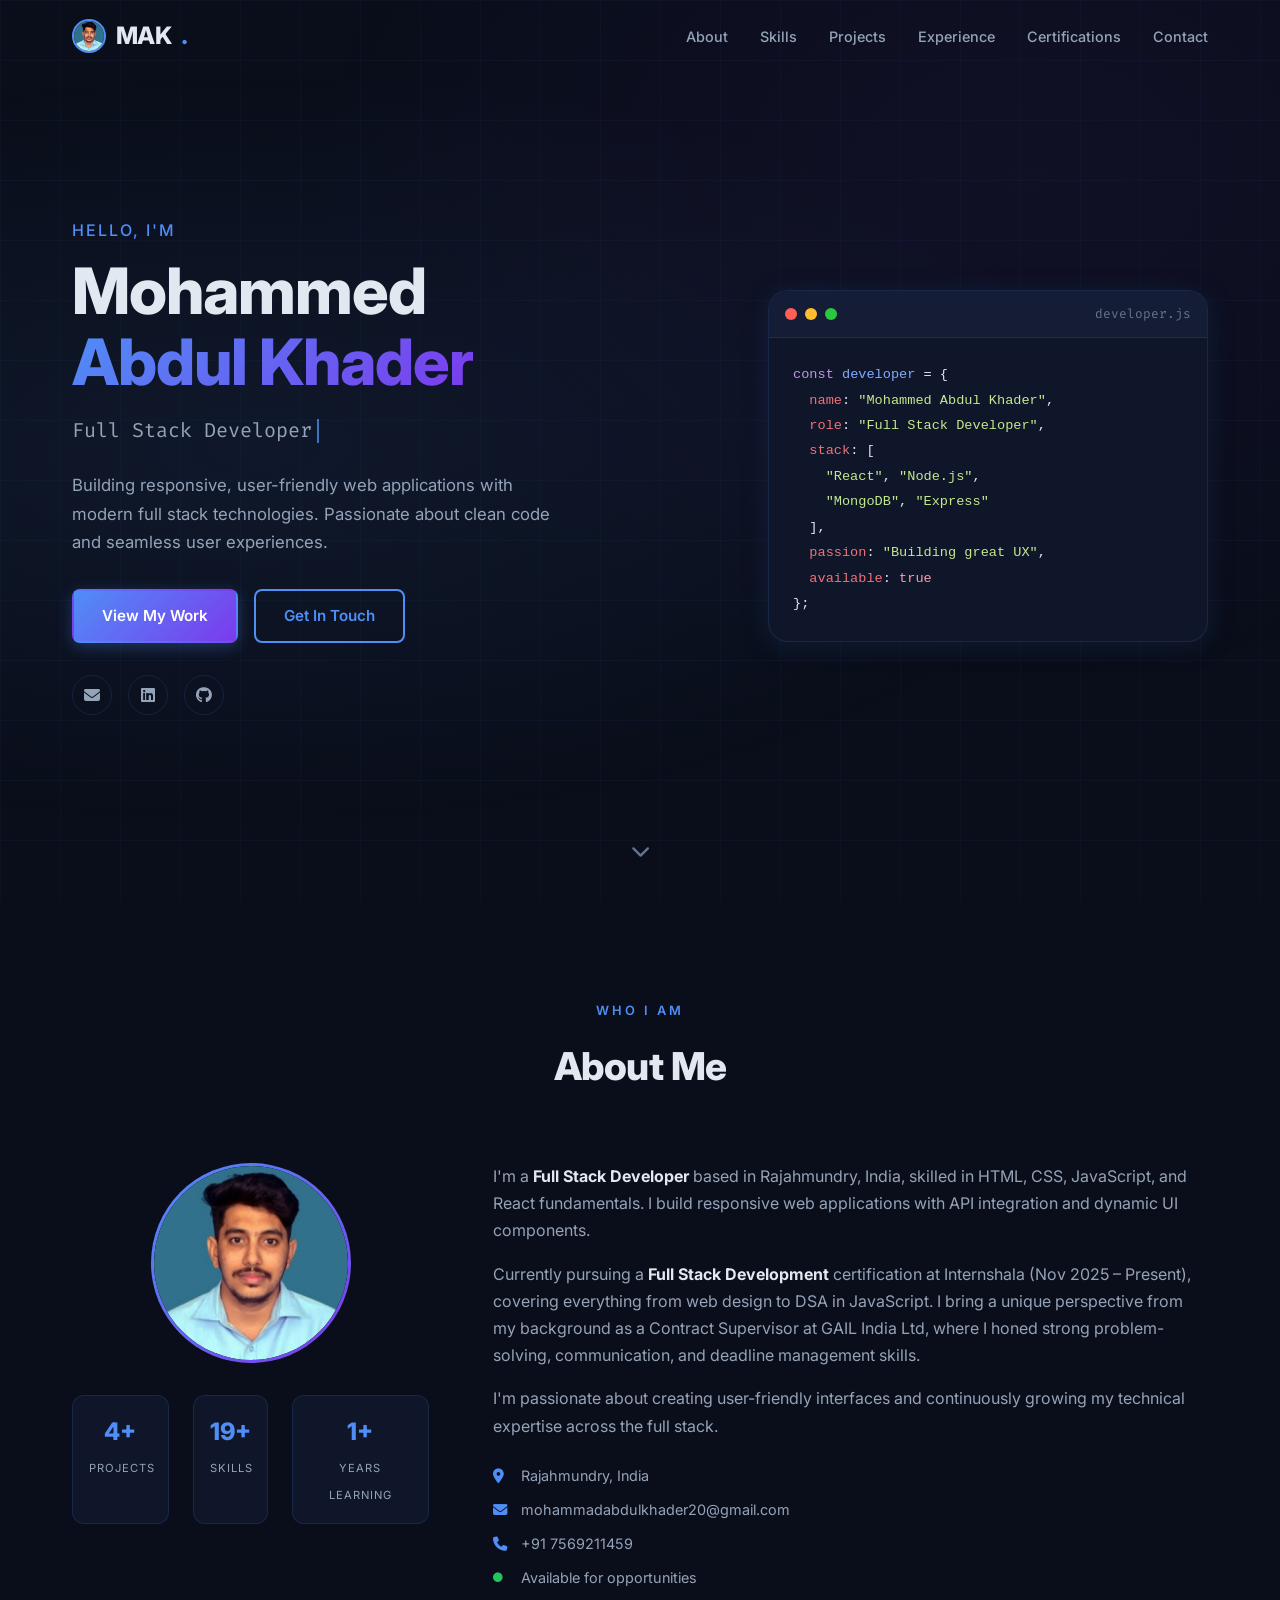
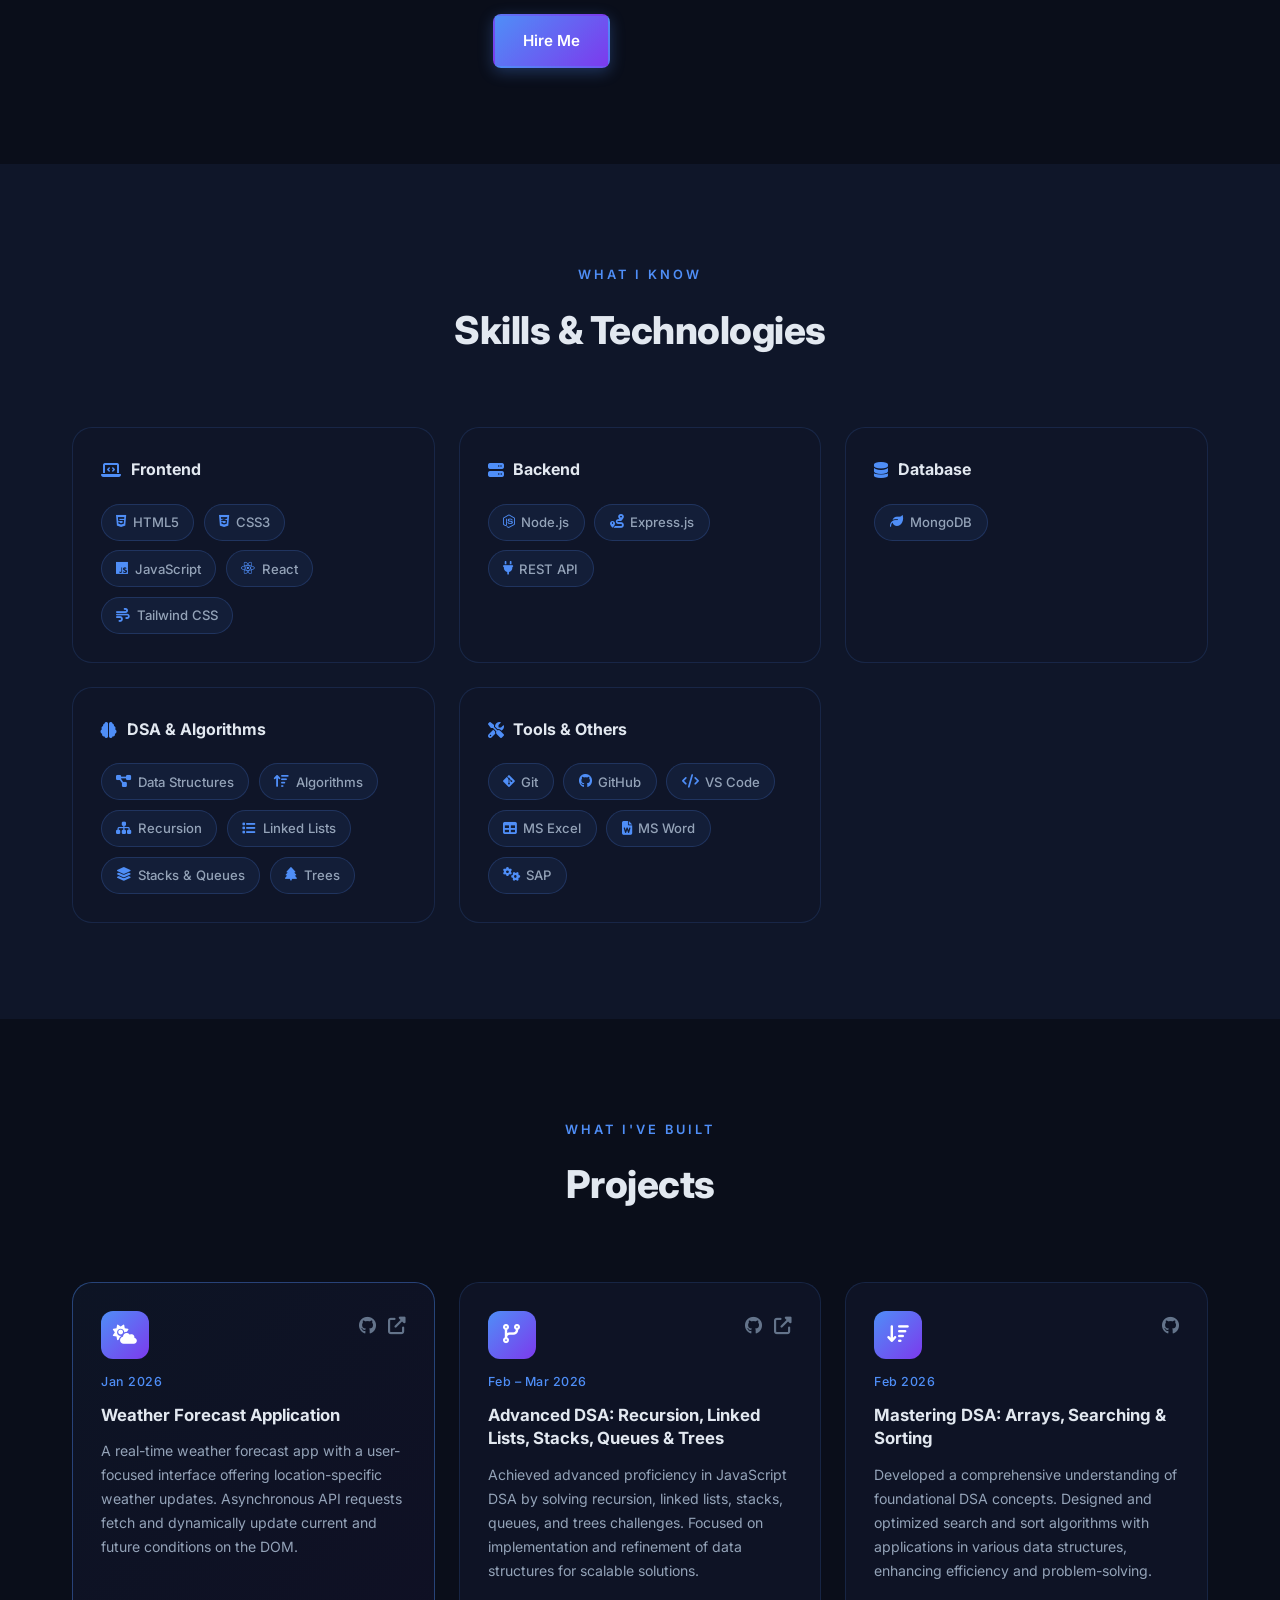
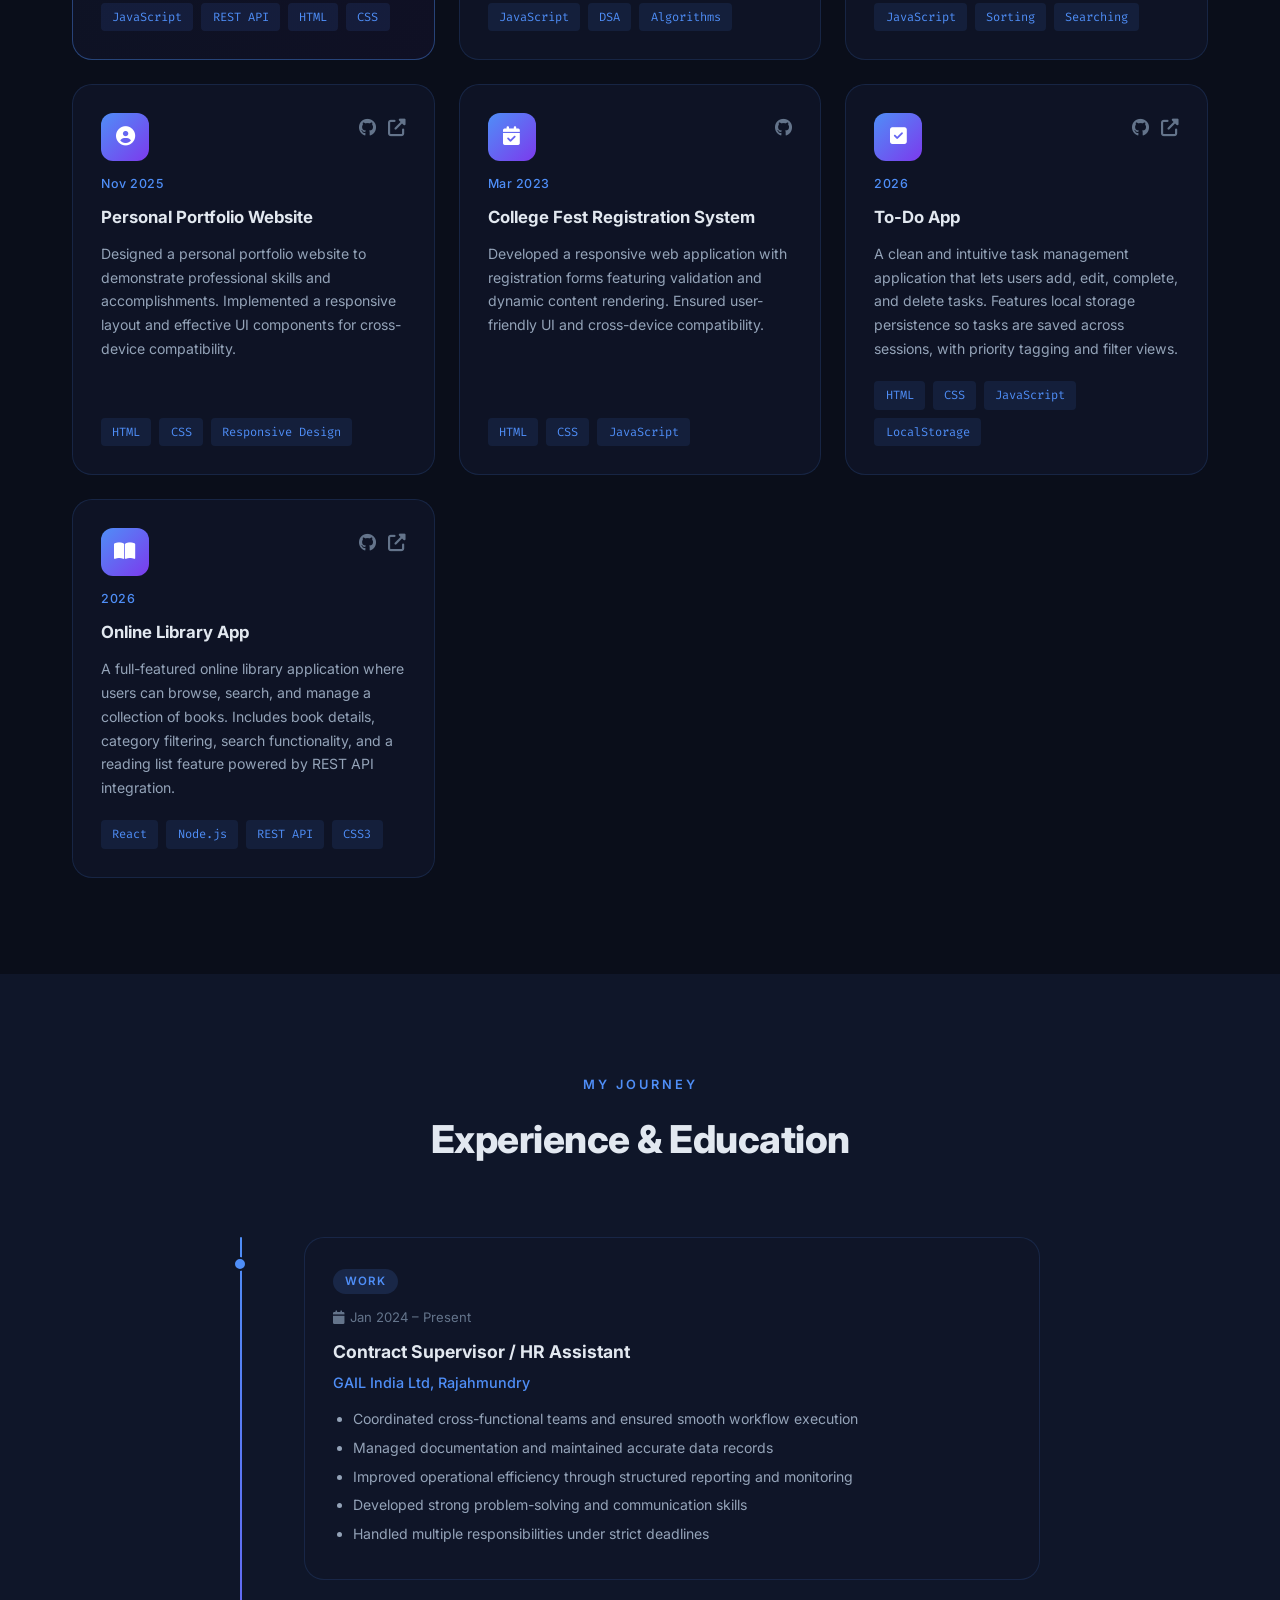
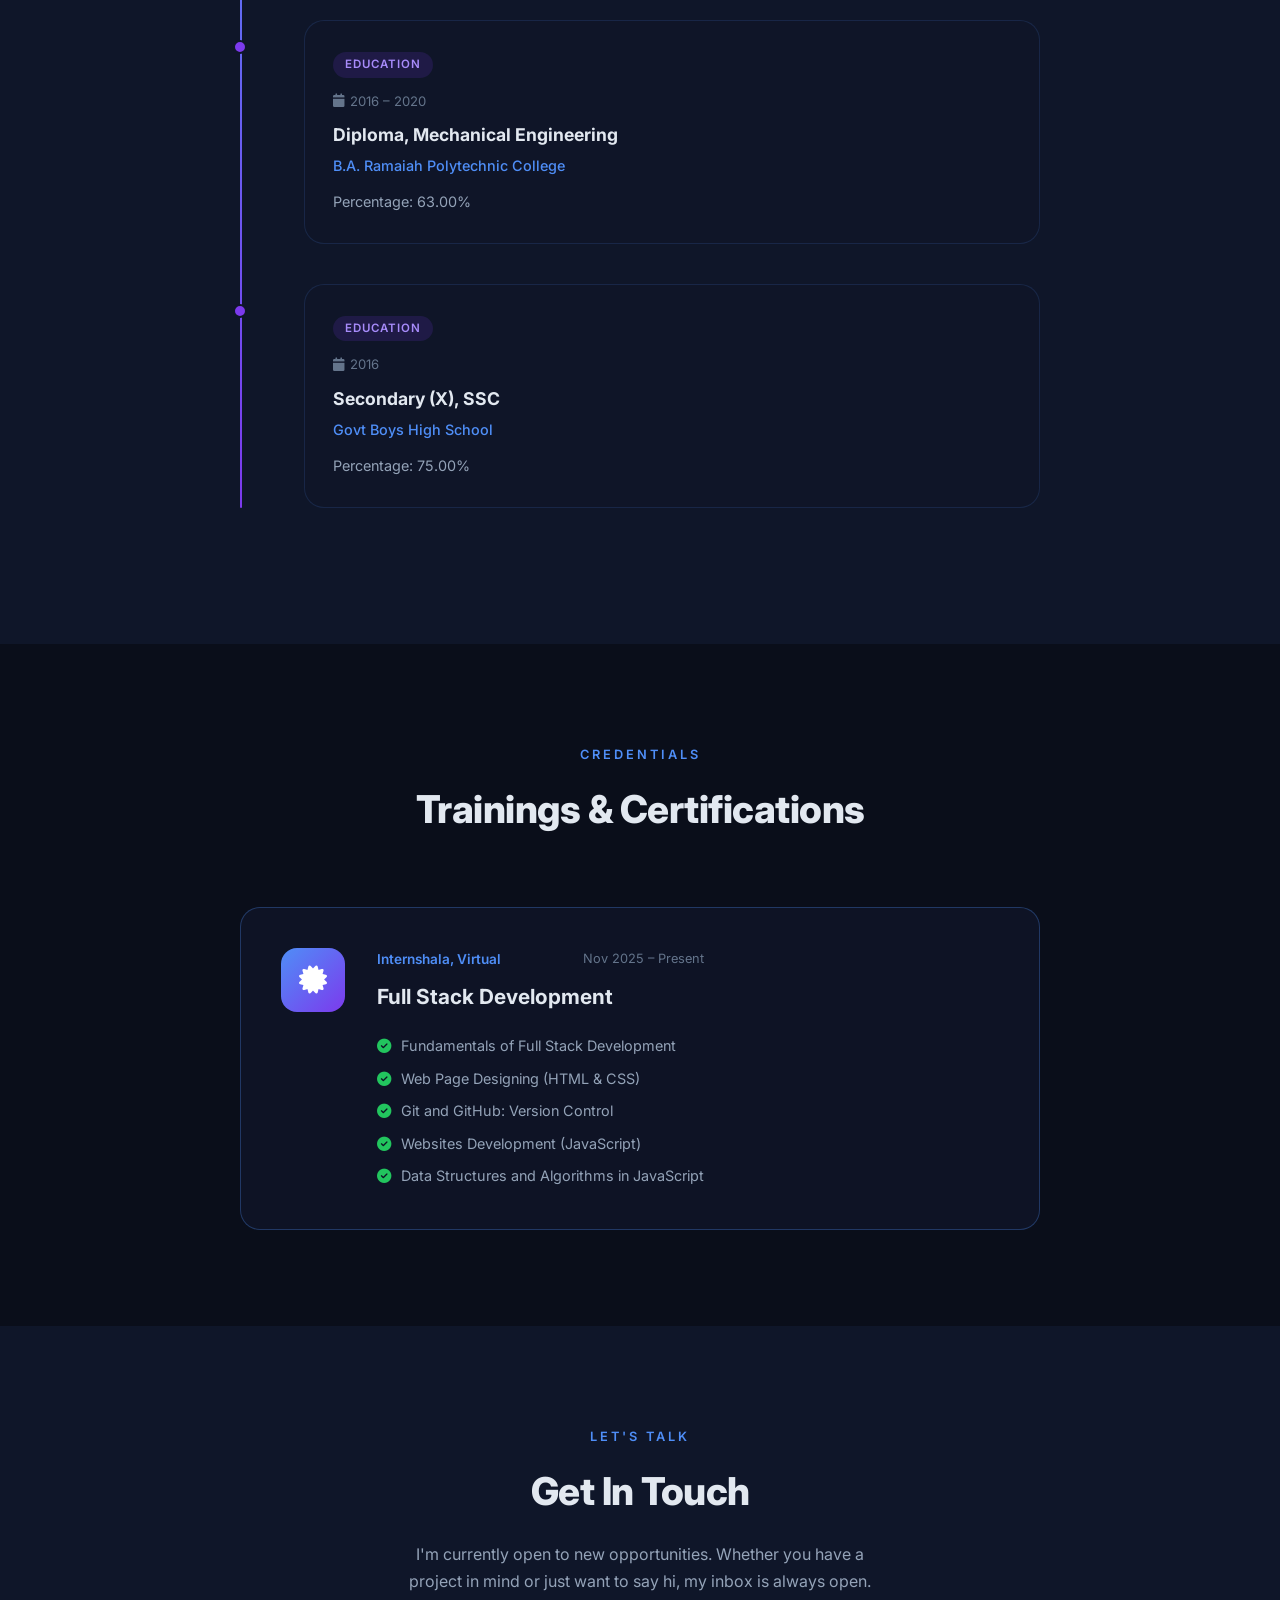
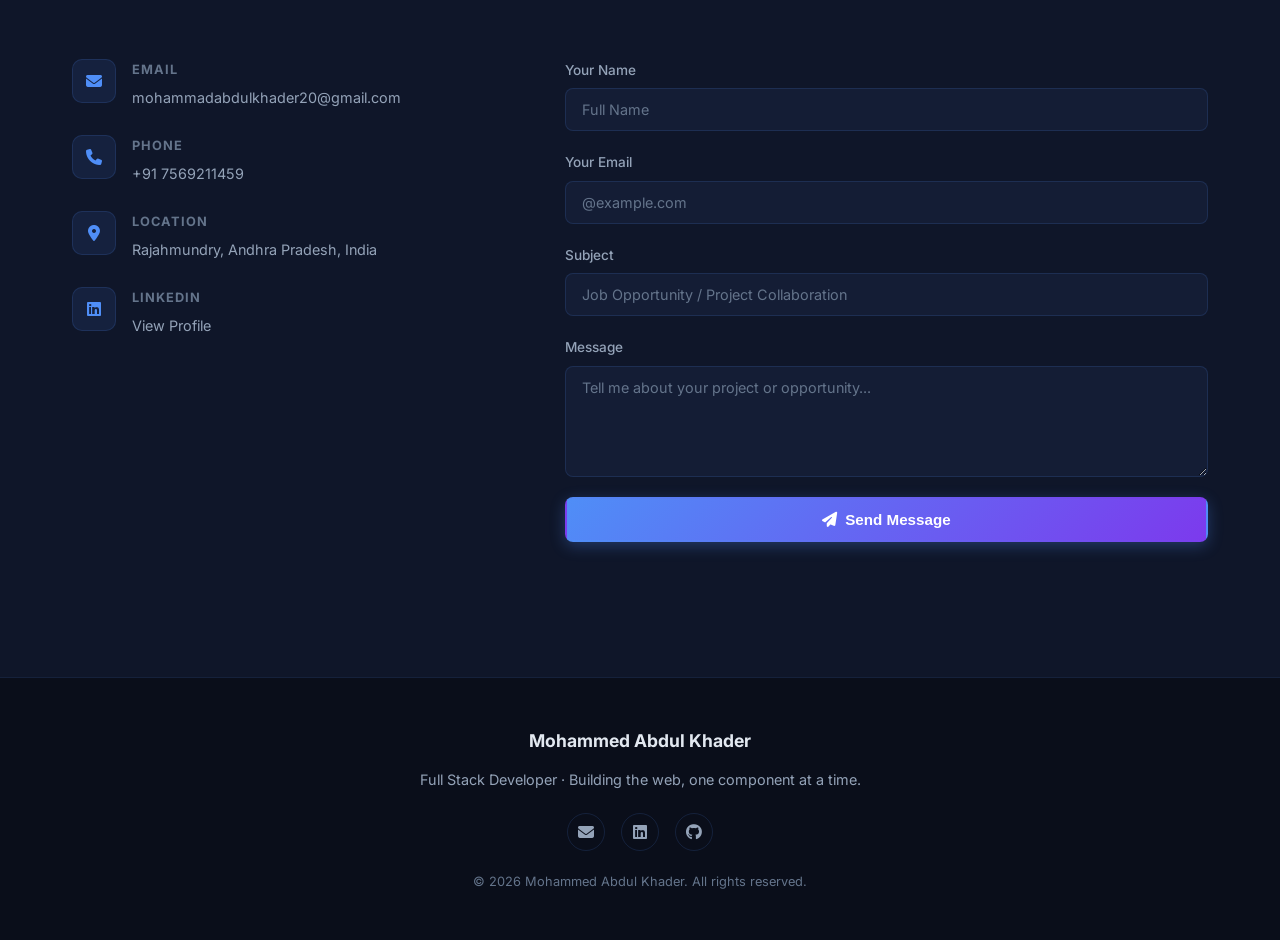
<file: index.html>
<!DOCTYPE html>
<html lang="en">
<head>
  <meta charset="UTF-8" />
  <meta name="viewport" content="width=device-width, initial-scale=1.0" />
  <title>Mohammed Abdul Khader | Full Stack Developer</title>
  <link rel="stylesheet" href="style.css" />
  <link rel="preconnect" href="https://fonts.googleapis.com" />
  <link rel="preconnect" href="https://fonts.gstatic.com" crossorigin />
  <link href="https://fonts.googleapis.com/css2?family=Inter:wght@300;400;500;600;700;800&family=Fira+Code:wght@400;500&display=swap" rel="stylesheet" />
  <link rel="stylesheet" href="https://cdnjs.cloudflare.com/ajax/libs/font-awesome/6.5.0/css/all.min.css" />
</head>
<body>


  <!-- Navigation -->
  <nav class="navbar" id="navbar">
    <div class="nav-container">
      <a href="#home" class="nav-logo">
        <img src="profile pic.jpg" alt="MAK" class="nav-avatar" />
        MAK<span class="dot">.</span>
      </a>
      <ul class="nav-links" id="nav-links">
        <li><a href="#about">About</a></li>
        <li><a href="#skills">Skills</a></li>
        <li><a href="#projects">Projects</a></li>
        <li><a href="#experience">Experience</a></li>
        <li><a href="#certifications">Certifications</a></li>
        <li><a href="#contact">Contact</a></li>
      </ul>
      <button class="hamburger" id="hamburger" aria-label="Toggle menu">
        <span></span><span></span><span></span>
      </button>
    </div>
  </nav>

  <!-- Hero Section -->
  <section class="hero" id="home">
    <div class="hero-bg">
      <div class="grid-overlay"></div>
    </div>
    <div class="hero-content">
      <p class="hero-greeting">Hello, I'm</p>
      <h1 class="hero-name">Mohammed<br /><span class="highlight">Abdul Khader</span></h1>
      <div class="hero-role">
        <span class="role-text" id="role-text"></span><span class="cursor">|</span>
      </div>
      <p class="hero-desc">
        Building responsive, user-friendly web applications with modern full stack technologies.
        Passionate about clean code and seamless user experiences.
      </p>
      <div class="hero-actions">
        <a href="#projects" class="btn btn-primary">View My Work</a>
        <a href="#contact" class="btn btn-outline">Get In Touch</a>
      </div>
      <div class="hero-socials">
        <a href="mailto:mohammadabdulkhader20@gmail.com" aria-label="Email"><i class="fas fa-envelope"></i></a>
        <a href="https://linkedin.com" target="_blank" rel="noopener" aria-label="LinkedIn"><i class="fab fa-linkedin"></i></a>
        <a href="https://github.com" target="_blank" rel="noopener" aria-label="GitHub"><i class="fab fa-github"></i></a>
      </div>
    </div>
    <div class="hero-visual">
      <div class="code-card">
        <div class="code-header">
          <span class="dot red"></span><span class="dot yellow"></span><span class="dot green"></span>
          <span class="code-filename">developer.js</span>
        </div>
        <pre class="code-body"><code><span class="kw">const</span> <span class="var">developer</span> = {
  <span class="key">name</span>: <span class="str">"Mohammed Abdul Khader"</span>,
  <span class="key">role</span>: <span class="str">"Full Stack Developer"</span>,
  <span class="key">stack</span>: [
    <span class="str">"React"</span>, <span class="str">"Node.js"</span>,
    <span class="str">"MongoDB"</span>, <span class="str">"Express"</span>
  ],
  <span class="key">passion</span>: <span class="str">"Building great UX"</span>,
  <span class="key">available</span>: <span class="bool">true</span>
};</code></pre>
      </div>
    </div>
    <a href="#about" class="scroll-down" aria-label="Scroll down">
      <i class="fas fa-chevron-down"></i>
    </a>
  </section>

  <!-- About Section -->
  <section class="section" id="about">
    <div class="container">
      <div class="section-header">
        <span class="section-tag">Who I Am</span>
        <h2 class="section-title">About Me</h2>
      </div>
      <div class="about-grid">
        <div class="about-avatar">
          <div class="avatar-ring">
            <div class="avatar-inner">
              <img src="profile pic.jpg" alt="Mohammed Abdul Khader" class="profile-photo" />
            </div>
          </div>
          <div class="about-stats">
            <div class="stat">
              <span class="stat-num">4+</span>
              <span class="stat-label">Projects</span>
            </div>
            <div class="stat">
              <span class="stat-num">19+</span>
              <span class="stat-label">Skills</span>
            </div>
            <div class="stat">
              <span class="stat-num">1+</span>
              <span class="stat-label">Years Learning</span>
            </div>
          </div>
        </div>
        <div class="about-text">
          <p>
            I'm a <strong>Full Stack Developer</strong> based in Rajahmundry, India, skilled in HTML, CSS, JavaScript, and React fundamentals.
            I build responsive web applications with API integration and dynamic UI components.
          </p>
          <p>
            Currently pursuing a <strong>Full Stack Development</strong> certification at Internshala (Nov 2025 – Present),
            covering everything from web design to DSA in JavaScript. I bring a unique perspective from my background as a
            Contract Supervisor at GAIL India Ltd, where I honed strong problem-solving, communication, and deadline management skills.
          </p>
          <p>
            I'm passionate about creating user-friendly interfaces and continuously growing my technical expertise across the full stack.
          </p>
          <div class="about-info">
            <div class="info-item"><i class="fas fa-map-marker-alt"></i> Rajahmundry, India</div>
            <div class="info-item"><i class="fas fa-envelope"></i> mohammadabdulkhader20@gmail.com</div>
            <div class="info-item"><i class="fas fa-phone"></i> +91 7569211459</div>
            <div class="info-item"><i class="fas fa-circle status-dot"></i> Available for opportunities</div>
          </div>
          <a href="#contact" class="btn btn-primary mt-1">Hire Me</a>
        </div>
      </div>
    </div>
  </section>

  <!-- Skills Section -->
  <section class="section section-dark" id="skills">
    <div class="container">
      <div class="section-header">
        <span class="section-tag">What I Know</span>
        <h2 class="section-title">Skills & Technologies</h2>
      </div>
      <div class="skills-categories">

        <div class="skill-category">
          <h3 class="category-title"><i class="fas fa-laptop-code"></i> Frontend</h3>
          <div class="skill-tags">
            <span class="skill-tag"><i class="fab fa-html5"></i> HTML5</span>
            <span class="skill-tag"><i class="fab fa-css3-alt"></i> CSS3</span>
            <span class="skill-tag"><i class="fab fa-js"></i> JavaScript</span>
            <span class="skill-tag"><i class="fab fa-react"></i> React</span>
            <span class="skill-tag"><i class="fas fa-wind"></i> Tailwind CSS</span>
          </div>
        </div>

        <div class="skill-category">
          <h3 class="category-title"><i class="fas fa-server"></i> Backend</h3>
          <div class="skill-tags">
            <span class="skill-tag"><i class="fab fa-node-js"></i> Node.js</span>
            <span class="skill-tag"><i class="fas fa-route"></i> Express.js</span>
            <span class="skill-tag"><i class="fas fa-plug"></i> REST API</span>
          </div>
        </div>

        <div class="skill-category">
          <h3 class="category-title"><i class="fas fa-database"></i> Database</h3>
          <div class="skill-tags">
            <span class="skill-tag"><i class="fas fa-leaf"></i> MongoDB</span>
          </div>
        </div>

        <div class="skill-category">
          <h3 class="category-title"><i class="fas fa-brain"></i> DSA & Algorithms</h3>
          <div class="skill-tags">
            <span class="skill-tag"><i class="fas fa-project-diagram"></i> Data Structures</span>
            <span class="skill-tag"><i class="fas fa-sort-amount-up"></i> Algorithms</span>
            <span class="skill-tag"><i class="fas fa-sitemap"></i> Recursion</span>
            <span class="skill-tag"><i class="fas fa-list"></i> Linked Lists</span>
            <span class="skill-tag"><i class="fas fa-layer-group"></i> Stacks & Queues</span>
            <span class="skill-tag"><i class="fas fa-tree"></i> Trees</span>
          </div>
        </div>

        <div class="skill-category">
          <h3 class="category-title"><i class="fas fa-tools"></i> Tools & Others</h3>
          <div class="skill-tags">
            <span class="skill-tag"><i class="fab fa-git-alt"></i> Git</span>
            <span class="skill-tag"><i class="fab fa-github"></i> GitHub</span>
            <span class="skill-tag"><i class="fas fa-code"></i> VS Code</span>
            <span class="skill-tag"><i class="fas fa-table"></i> MS Excel</span>
            <span class="skill-tag"><i class="fas fa-file-word"></i> MS Word</span>
            <span class="skill-tag"><i class="fas fa-cogs"></i> SAP</span>
          </div>
        </div>

      </div>
    </div>
  </section>

  <!-- Projects Section -->
  <section class="section" id="projects">
    <div class="container">
      <div class="section-header">
        <span class="section-tag">What I've Built</span>
        <h2 class="section-title">Projects</h2>
      </div>
      <div class="projects-grid">

        <div class="project-card featured">
          <div class="project-top">
            <div class="project-icon"><i class="fas fa-cloud-sun"></i></div>
            <div class="project-links">
              <a href="#" aria-label="GitHub"><i class="fab fa-github"></i></a>
              <a href="#" aria-label="Live Demo"><i class="fas fa-external-link-alt"></i></a>
            </div>
          </div>
          <span class="project-date">Jan 2026</span>
          <h3 class="project-title">Weather Forecast Application</h3>
          <p class="project-desc">
            A real-time weather forecast app with a user-focused interface offering location-specific weather updates.
            Asynchronous API requests fetch and dynamically update current and future conditions on the DOM.
          </p>
          <div class="project-tech">
            <span>JavaScript</span><span>REST API</span><span>HTML</span><span>CSS</span>
          </div>
        </div>

        <div class="project-card">
          <div class="project-top">
            <div class="project-icon"><i class="fas fa-code-branch"></i></div>
            <div class="project-links">
              <a href="#" aria-label="GitHub"><i class="fab fa-github"></i></a>
              <a href="#" aria-label="Live Demo"><i class="fas fa-external-link-alt"></i></a>
            </div>
          </div>
          <span class="project-date">Feb – Mar 2026</span>
          <h3 class="project-title">Advanced DSA: Recursion, Linked Lists, Stacks, Queues & Trees</h3>
          <p class="project-desc">
            Achieved advanced proficiency in JavaScript DSA by solving recursion, linked lists, stacks, queues, and trees challenges.
            Focused on implementation and refinement of data structures for scalable solutions.
          </p>
          <div class="project-tech">
            <span>JavaScript</span><span>DSA</span><span>Algorithms</span>
          </div>
        </div>

        <div class="project-card">
          <div class="project-top">
            <div class="project-icon"><i class="fas fa-sort-amount-down"></i></div>
            <div class="project-links">
              <a href="#" aria-label="GitHub"><i class="fab fa-github"></i></a>
            </div>
          </div>
          <span class="project-date">Feb 2026</span>
          <h3 class="project-title">Mastering DSA: Arrays, Searching & Sorting</h3>
          <p class="project-desc">
            Developed a comprehensive understanding of foundational DSA concepts. Designed and optimized search and sort
            algorithms with applications in various data structures, enhancing efficiency and problem-solving.
          </p>
          <div class="project-tech">
            <span>JavaScript</span><span>Sorting</span><span>Searching</span>
          </div>
        </div>

        <div class="project-card">
          <div class="project-top">
            <div class="project-icon"><i class="fas fa-user-circle"></i></div>
            <div class="project-links">
              <a href="#" aria-label="GitHub"><i class="fab fa-github"></i></a>
              <a href="#" aria-label="Live Demo"><i class="fas fa-external-link-alt"></i></a>
            </div>
          </div>
          <span class="project-date">Nov 2025</span>
          <h3 class="project-title">Personal Portfolio Website</h3>
          <p class="project-desc">
            Designed a personal portfolio website to demonstrate professional skills and accomplishments.
            Implemented a responsive layout and effective UI components for cross-device compatibility.
          </p>
          <div class="project-tech">
            <span>HTML</span><span>CSS</span><span>Responsive Design</span>
          </div>
        </div>

        <div class="project-card">
          <div class="project-top">
            <div class="project-icon"><i class="fas fa-calendar-check"></i></div>
            <div class="project-links">
              <a href="#" aria-label="GitHub"><i class="fab fa-github"></i></a>
            </div>
          </div>
          <span class="project-date">Mar 2023</span>
          <h3 class="project-title">College Fest Registration System</h3>
          <p class="project-desc">
            Developed a responsive web application with registration forms featuring validation and dynamic content rendering.
            Ensured user-friendly UI and cross-device compatibility.
          </p>
          <div class="project-tech">
            <span>HTML</span><span>CSS</span><span>JavaScript</span>
          </div>
        </div>

        <div class="project-card">
          <div class="project-top">
            <div class="project-icon"><i class="fas fa-check-square"></i></div>
            <div class="project-links">
              <a href="#" aria-label="GitHub"><i class="fab fa-github"></i></a>
              <a href="#" aria-label="Live Demo"><i class="fas fa-external-link-alt"></i></a>
            </div>
          </div>
          <span class="project-date">2026</span>
          <h3 class="project-title">To-Do App</h3>
          <p class="project-desc">
            A clean and intuitive task management application that lets users add, edit, complete, and delete tasks.
            Features local storage persistence so tasks are saved across sessions, with priority tagging and filter views.
          </p>
          <div class="project-tech">
            <span>HTML</span><span>CSS</span><span>JavaScript</span><span>LocalStorage</span>
          </div>
        </div>

        <div class="project-card">
          <div class="project-top">
            <div class="project-icon"><i class="fas fa-book-open"></i></div>
            <div class="project-links">
              <a href="#" aria-label="GitHub"><i class="fab fa-github"></i></a>
              <a href="#" aria-label="Live Demo"><i class="fas fa-external-link-alt"></i></a>
            </div>
          </div>
          <span class="project-date">2026</span>
          <h3 class="project-title">Online Library App</h3>
          <p class="project-desc">
            A full-featured online library application where users can browse, search, and manage a collection of books.
            Includes book details, category filtering, search functionality, and a reading list feature powered by REST API integration.
          </p>
          <div class="project-tech">
            <span>React</span><span>Node.js</span><span>REST API</span><span>CSS3</span>
          </div>
        </div>

      </div>
    </div>
  </section>

  <!-- Experience Section -->
  <section class="section section-dark" id="experience">
    <div class="container">
      <div class="section-header">
        <span class="section-tag">My Journey</span>
        <h2 class="section-title">Experience & Education</h2>
      </div>
      <div class="timeline">

        <div class="timeline-item">
          <div class="timeline-dot work"></div>
          <div class="timeline-card">
            <span class="timeline-badge work">Work</span>
            <div class="timeline-date"><i class="fas fa-calendar"></i> Jan 2024 – Present</div>
            <h3>Contract Supervisor / HR Assistant</h3>
            <h4>GAIL India Ltd, Rajahmundry</h4>
            <ul>
              <li>Coordinated cross-functional teams and ensured smooth workflow execution</li>
              <li>Managed documentation and maintained accurate data records</li>
              <li>Improved operational efficiency through structured reporting and monitoring</li>
              <li>Developed strong problem-solving and communication skills</li>
              <li>Handled multiple responsibilities under strict deadlines</li>
            </ul>
          </div>
        </div>

        <div class="timeline-item">
          <div class="timeline-dot edu"></div>
          <div class="timeline-card">
            <span class="timeline-badge edu">Education</span>
            <div class="timeline-date"><i class="fas fa-calendar"></i> 2016 – 2020</div>
            <h3>Diploma, Mechanical Engineering</h3>
            <h4>B.A. Ramaiah Polytechnic College</h4>
            <p>Percentage: 63.00%</p>
          </div>
        </div>

        <div class="timeline-item">
          <div class="timeline-dot edu"></div>
          <div class="timeline-card">
            <span class="timeline-badge edu">Education</span>
            <div class="timeline-date"><i class="fas fa-calendar"></i> 2016</div>
            <h3>Secondary (X), SSC</h3>
            <h4>Govt Boys High School</h4>
            <p>Percentage: 75.00%</p>
          </div>
        </div>

      </div>
    </div>
  </section>

  <!-- Certifications Section -->
  <section class="section" id="certifications">
    <div class="container">
      <div class="section-header">
        <span class="section-tag">Credentials</span>
        <h2 class="section-title">Trainings & Certifications</h2>
      </div>
      <div class="cert-card">
        <div class="cert-icon"><i class="fas fa-certificate"></i></div>
        <div class="cert-info">
          <div class="cert-meta">
            <span class="cert-provider">Internshala, Virtual</span>
            <span class="cert-date">Nov 2025 – Present</span>
          </div>
          <h3 class="cert-title">Full Stack Development</h3>
          <div class="cert-modules">
            <span><i class="fas fa-check-circle"></i> Fundamentals of Full Stack Development</span>
            <span><i class="fas fa-check-circle"></i> Web Page Designing (HTML & CSS)</span>
            <span><i class="fas fa-check-circle"></i> Git and GitHub: Version Control</span>
            <span><i class="fas fa-check-circle"></i> Websites Development (JavaScript)</span>
            <span><i class="fas fa-check-circle"></i> Data Structures and Algorithms in JavaScript</span>
          </div>
        </div>
      </div>
    </div>
  </section>

  <!-- Contact Section -->
  <section class="section section-dark" id="contact">
    <div class="container">
      <div class="section-header">
        <span class="section-tag">Let's Talk</span>
        <h2 class="section-title">Get In Touch</h2>
        <p class="section-subtitle">I'm currently open to new opportunities. Whether you have a project in mind or just want to say hi, my inbox is always open.</p>
      </div>
      <div class="contact-grid">
        <div class="contact-info">
          <div class="contact-item">
            <div class="contact-icon"><i class="fas fa-envelope"></i></div>
            <div>
              <h4>Email</h4>
              <a href="mailto:mohammadabdulkhader20@gmail.com">mohammadabdulkhader20@gmail.com</a>
            </div>
          </div>
          <div class="contact-item">
            <div class="contact-icon"><i class="fas fa-phone"></i></div>
            <div>
              <h4>Phone</h4>
              <a href="tel:+917569211459">+91 7569211459</a>
            </div>
          </div>
          <div class="contact-item">
            <div class="contact-icon"><i class="fas fa-map-marker-alt"></i></div>
            <div>
              <h4>Location</h4>
              <span>Rajahmundry, Andhra Pradesh, India</span>
            </div>
          </div>
          <div class="contact-item">
            <div class="contact-icon"><i class="fab fa-linkedin"></i></div>
            <div>
              <h4>LinkedIn</h4>
              <a href="https://linkedin.com" target="_blank" rel="noopener">View Profile</a>
            </div>
          </div>
        </div>
        <form class="contact-form" id="contact-form" novalidate>
          <div class="form-group">
            <label for="name">Your Name</label>
            <input type="text" id="name" name="name" placeholder="Full Name" required />
          </div>
          <div class="form-group">
            <label for="email">Your Email</label>
            <input type="email" id="email" name="email" placeholder="@example.com" required />
          </div>
          <div class="form-group">
            <label for="subject">Subject</label>
            <input type="text" id="subject" name="subject" placeholder="Job Opportunity / Project Collaboration" />
          </div>
          <div class="form-group">
            <label for="message">Message</label>
            <textarea id="message" name="message" rows="5" placeholder="Tell me about your project or opportunity..." required></textarea>
          </div>
          <button type="submit" class="btn btn-primary btn-full">
            <i class="fas fa-paper-plane"></i> Send Message
          </button>
          <p class="form-note" id="form-note"></p>
        </form>
      </div>
    </div>
  </section>

  <!-- Footer -->
  <footer class="footer">
    <div class="container">
      <div class="footer-content">
        <p class="footer-name">Mohammed Abdul Khader</p>
        <p class="footer-tagline">Full Stack Developer · Building the web, one component at a time.</p>
        <div class="footer-socials">
          <a href="mailto:mohammadabdulkhader20@gmail.com" aria-label="Email"><i class="fas fa-envelope"></i></a>
          <a href="https://linkedin.com" target="_blank" rel="noopener" aria-label="LinkedIn"><i class="fab fa-linkedin"></i></a>
          <a href="https://github.com" target="_blank" rel="noopener" aria-label="GitHub"><i class="fab fa-github"></i></a>
        </div>
        <p class="footer-copy">&copy; 2026 Mohammed Abdul Khader. All rights reserved.</p>
      </div>
    </div>
  </footer>

  <script src="script.js"></script>
</body>
</html>
</file>
<file: style.css>
/* ===== RESET & BASE ===== */
*, *::before, *::after { box-sizing: border-box; margin: 0; padding: 0; }

:root {
  --bg: #0a0e1a;
  --bg2: #0f1629;
  --bg3: #141d35;
  --accent: #4f8ef7;
  --accent2: #7c3aed;
  --accent-glow: rgba(79, 142, 247, 0.3);
  --text: #e2e8f0;
  --text-muted: #94a3b8;
  --text-dim: #64748b;
  --border: rgba(79, 142, 247, 0.15);
  --card: rgba(15, 22, 41, 0.8);
  --radius: 12px;
  --radius-lg: 20px;
  --shadow: 0 4px 24px rgba(0,0,0,0.4);
  --shadow-accent: 0 4px 24px rgba(79, 142, 247, 0.2);
  --transition: 0.3s ease;
  --font: 'Inter', sans-serif;
  --font-code: 'Fira Code', monospace;
}

html { scroll-behavior: smooth; }

body {
  font-family: var(--font);
  background: var(--bg);
  color: var(--text);
  line-height: 1.7;
  overflow-x: hidden;
}

a { color: inherit; text-decoration: none; }
ul { list-style: none; }
img { max-width: 100%; }

/* ===== SCROLLBAR ===== */
::-webkit-scrollbar { width: 6px; }
::-webkit-scrollbar-track { background: var(--bg); }
::-webkit-scrollbar-thumb { background: var(--accent); border-radius: 3px; }

/* ===== NAVBAR ===== */
.navbar {
  position: fixed;
  top: 0; left: 0; right: 0;
  z-index: 1000;
  padding: 1rem 0;
  transition: background var(--transition), box-shadow var(--transition);
}
.navbar.scrolled {
  background: rgba(10, 14, 26, 0.95);
  backdrop-filter: blur(12px);
  box-shadow: 0 1px 0 var(--border);
}
.nav-container {
  max-width: 1200px;
  margin: 0 auto;
  padding: 0 2rem;
  display: flex;
  align-items: center;
  justify-content: space-between;
}
.nav-logo {
  font-size: 1.5rem;
  font-weight: 800;
  color: var(--text);
  letter-spacing: -0.5px;
  display: flex;
  align-items: center;
  gap: 0.6rem;
}
.nav-avatar {
  width: 34px;
  height: 34px;
  border-radius: 50%;
  object-fit: cover;
  object-position: center top;
  border: 2px solid var(--accent);
}
.nav-logo .dot { color: var(--accent); }
.nav-links {
  display: flex;
  gap: 2rem;
  align-items: center;
}
.nav-links a {
  font-size: 0.9rem;
  font-weight: 500;
  color: var(--text-muted);
  transition: color var(--transition);
  position: relative;
}
.nav-links a::after {
  content: '';
  position: absolute;
  bottom: -4px; left: 0;
  width: 0; height: 2px;
  background: var(--accent);
  transition: width var(--transition);
}
.nav-links a:hover { color: var(--text); }
.nav-links a:hover::after { width: 100%; }
.hamburger {
  display: none;
  flex-direction: column;
  gap: 5px;
  background: none;
  border: none;
  cursor: pointer;
  padding: 4px;
}
.hamburger span {
  display: block;
  width: 24px; height: 2px;
  background: var(--text);
  border-radius: 2px;
  transition: var(--transition);
}

/* ===== HERO ===== */
.hero {
  min-height: 100vh;
  display: flex;
  align-items: center;
  justify-content: space-between;
  gap: 3rem;
  padding: 6rem 2rem 4rem;
  max-width: 1200px;
  margin: 0 auto;
  position: relative;
}
.hero-bg {
  position: fixed;
  inset: 0;
  z-index: -1;
  background: radial-gradient(ellipse at 20% 50%, rgba(79,142,247,0.08) 0%, transparent 60%),
              radial-gradient(ellipse at 80% 20%, rgba(124,58,237,0.06) 0%, transparent 50%);
}
.grid-overlay {
  position: absolute;
  inset: 0;
  background-image:
    linear-gradient(rgba(79,142,247,0.04) 1px, transparent 1px),
    linear-gradient(90deg, rgba(79,142,247,0.04) 1px, transparent 1px);
  background-size: 60px 60px;
}
.hero-content { flex: 1; max-width: 580px; }
.hero-greeting {
  font-size: 1rem;
  color: var(--accent);
  font-weight: 500;
  letter-spacing: 2px;
  text-transform: uppercase;
  margin-bottom: 0.75rem;
}
.hero-name {
  font-size: clamp(2.5rem, 5vw, 4rem);
  font-weight: 800;
  line-height: 1.1;
  letter-spacing: -1px;
  margin-bottom: 1rem;
}
.highlight {
  background: linear-gradient(135deg, var(--accent), var(--accent2));
  -webkit-background-clip: text;
  -webkit-text-fill-color: transparent;
  background-clip: text;
}
.hero-role {
  font-size: 1.25rem;
  font-family: var(--font-code);
  color: var(--text-muted);
  margin-bottom: 1.5rem;
  min-height: 2rem;
}
.cursor {
  animation: blink 1s infinite;
  color: var(--accent);
}
@keyframes blink { 0%,100%{opacity:1} 50%{opacity:0} }
.hero-desc {
  color: var(--text-muted);
  font-size: 1.05rem;
  margin-bottom: 2rem;
  max-width: 480px;
}
.hero-actions {
  display: flex;
  gap: 1rem;
  flex-wrap: wrap;
  margin-bottom: 2rem;
}
.hero-socials {
  display: flex;
  gap: 1rem;
}
.hero-socials a {
  width: 40px; height: 40px;
  border-radius: 50%;
  border: 1px solid var(--border);
  display: flex;
  align-items: center;
  justify-content: center;
  color: var(--text-muted);
  font-size: 1rem;
  transition: all var(--transition);
}
.hero-socials a:hover {
  border-color: var(--accent);
  color: var(--accent);
  background: var(--accent-glow);
  transform: translateY(-2px);
}

/* Code Card */
.hero-visual { flex: 1; max-width: 440px; }
.code-card {
  background: var(--bg2);
  border: 1px solid var(--border);
  border-radius: var(--radius-lg);
  overflow: hidden;
  box-shadow: var(--shadow), var(--shadow-accent);
  animation: float 4s ease-in-out infinite;
}
@keyframes float {
  0%,100%{transform:translateY(0)} 50%{transform:translateY(-12px)}
}
.code-header {
  background: var(--bg3);
  padding: 0.75rem 1rem;
  display: flex;
  align-items: center;
  gap: 0.5rem;
  border-bottom: 1px solid var(--border);
}
.code-header .dot {
  width: 12px; height: 12px;
  border-radius: 50%;
}
.dot.red { background: #ff5f57; }
.dot.yellow { background: #febc2e; }
.dot.green { background: #28c840; }
.code-filename {
  margin-left: auto;
  font-family: var(--font-code);
  font-size: 0.8rem;
  color: var(--text-dim);
}
.code-body {
  padding: 1.5rem;
  font-family: var(--font-code);
  font-size: 0.85rem;
  line-height: 1.8;
  overflow-x: auto;
}
.kw { color: #c792ea; }
.var { color: #82aaff; }
.key { color: #f07178; }
.str { color: #c3e88d; }
.bool { color: #ff9cac; }

.scroll-down {
  position: absolute;
  bottom: 2rem;
  left: 50%;
  transform: translateX(-50%);
  color: var(--text-dim);
  font-size: 1.2rem;
  animation: bounce 2s infinite;
}
@keyframes bounce {
  0%,100%{transform:translateX(-50%) translateY(0)} 50%{transform:translateX(-50%) translateY(8px)}
}

/* ===== BUTTONS ===== */
.btn {
  display: inline-flex;
  align-items: center;
  gap: 0.5rem;
  padding: 0.75rem 1.75rem;
  border-radius: 8px;
  font-weight: 600;
  font-size: 0.95rem;
  cursor: pointer;
  transition: all var(--transition);
  border: 2px solid transparent;
}
.btn-primary {
  background: linear-gradient(135deg, var(--accent), var(--accent2));
  color: #fff;
  box-shadow: 0 4px 15px rgba(79,142,247,0.3);
}
.btn-primary:hover {
  transform: translateY(-2px);
  box-shadow: 0 8px 25px rgba(79,142,247,0.4);
}
.btn-outline {
  border-color: var(--accent);
  color: var(--accent);
  background: transparent;
}
.btn-outline:hover {
  background: var(--accent-glow);
  transform: translateY(-2px);
}
.btn-full { width: 100%; justify-content: center; }
.mt-1 { margin-top: 1.5rem; }

/* ===== SECTIONS ===== */
.section { padding: 6rem 0; }
.section-dark { background: var(--bg2); }
.container { max-width: 1200px; margin: 0 auto; padding: 0 2rem; }
.section-header { text-align: center; margin-bottom: 4rem; }
.section-tag {
  display: inline-block;
  font-size: 0.8rem;
  font-weight: 600;
  letter-spacing: 3px;
  text-transform: uppercase;
  color: var(--accent);
  margin-bottom: 0.75rem;
}
.section-title {
  font-size: clamp(1.8rem, 3vw, 2.5rem);
  font-weight: 800;
  letter-spacing: -0.5px;
}
.section-subtitle {
  color: var(--text-muted);
  max-width: 500px;
  margin: 1rem auto 0;
}

/* ===== ABOUT ===== */
.about-grid {
  display: grid;
  grid-template-columns: 1fr 2fr;
  gap: 4rem;
  align-items: start;
}
.about-avatar {
  display: flex;
  flex-direction: column;
  align-items: center;
  gap: 2rem;
}
.avatar-ring {
  width: 200px; height: 200px;
  border-radius: 50%;
  background: linear-gradient(135deg, var(--accent), var(--accent2));
  padding: 3px;
  animation: spin-slow 8s linear infinite;
}
@keyframes spin-slow {
  0%{box-shadow:0 0 20px rgba(79,142,247,0.4)}
  50%{box-shadow:0 0 40px rgba(124,58,237,0.4)}
  100%{box-shadow:0 0 20px rgba(79,142,247,0.4)}
}
.avatar-inner {
  width: 100%; height: 100%;
  border-radius: 50%;
  background: var(--bg2);
  display: flex;
  align-items: center;
  justify-content: center;
  font-size: 4rem;
  color: var(--accent);
  overflow: hidden;
}

.profile-photo {
  width: 100%;
  height: 100%;
  object-fit: cover;
  object-position: center top;
  border-radius: 50%;
  display: block;
}
.about-stats {
  display: flex;
  gap: 1.5rem;
}
.stat {
  text-align: center;
  padding: 1rem;
  background: var(--bg2);
  border: 1px solid var(--border);
  border-radius: var(--radius);
  min-width: 70px;
}
.stat-num {
  display: block;
  font-size: 1.5rem;
  font-weight: 800;
  color: var(--accent);
}
.stat-label {
  font-size: 0.7rem;
  color: var(--text-muted);
  text-transform: uppercase;
  letter-spacing: 1px;
}
.about-text p {
  color: var(--text-muted);
  margin-bottom: 1rem;
}
.about-text strong { color: var(--text); }
.about-info {
  display: flex;
  flex-direction: column;
  gap: 0.6rem;
  margin-top: 1.5rem;
}
.info-item {
  display: flex;
  align-items: center;
  gap: 0.75rem;
  color: var(--text-muted);
  font-size: 0.9rem;
}
.info-item i { color: var(--accent); width: 16px; }
.status-dot { color: #22c55e !important; font-size: 0.6rem; }

/* ===== SKILLS ===== */
.skills-categories {
  display: grid;
  grid-template-columns: repeat(auto-fit, minmax(280px, 1fr));
  gap: 1.5rem;
}
.skill-category {
  background: var(--card);
  border: 1px solid var(--border);
  border-radius: var(--radius-lg);
  padding: 1.75rem;
  transition: border-color var(--transition), transform var(--transition);
}
.skill-category:hover {
  border-color: var(--accent);
  transform: translateY(-4px);
}
.category-title {
  font-size: 1rem;
  font-weight: 700;
  margin-bottom: 1.25rem;
  display: flex;
  align-items: center;
  gap: 0.6rem;
  color: var(--text);
}
.category-title i { color: var(--accent); }
.skill-tags {
  display: flex;
  flex-wrap: wrap;
  gap: 0.6rem;
}
.skill-tag {
  display: inline-flex;
  align-items: center;
  gap: 0.4rem;
  padding: 0.4rem 0.9rem;
  background: rgba(79,142,247,0.08);
  border: 1px solid rgba(79,142,247,0.2);
  border-radius: 20px;
  font-size: 0.82rem;
  font-weight: 500;
  color: var(--text-muted);
  transition: all var(--transition);
}
.skill-tag:hover {
  background: rgba(79,142,247,0.18);
  border-color: var(--accent);
  color: var(--text);
}
.skill-tag i { color: var(--accent); font-size: 0.85rem; }

/* ===== PROJECTS ===== */
.projects-grid {
  display: grid;
  grid-template-columns: repeat(auto-fit, minmax(320px, 1fr));
  gap: 1.5rem;
}
.project-card {
  background: var(--card);
  border: 1px solid var(--border);
  border-radius: var(--radius-lg);
  padding: 1.75rem;
  transition: all var(--transition);
  display: flex;
  flex-direction: column;
  gap: 0.75rem;
}
.project-card:hover {
  border-color: var(--accent);
  transform: translateY(-6px);
  box-shadow: var(--shadow-accent);
}
.project-card.featured {
  border-color: rgba(79,142,247,0.4);
  background: linear-gradient(135deg, rgba(79,142,247,0.05), rgba(124,58,237,0.05));
}
.project-top {
  display: flex;
  justify-content: space-between;
  align-items: flex-start;
}
.project-icon {
  width: 48px; height: 48px;
  border-radius: 12px;
  background: linear-gradient(135deg, var(--accent), var(--accent2));
  display: flex;
  align-items: center;
  justify-content: center;
  font-size: 1.2rem;
  color: #fff;
}
.project-links {
  display: flex;
  gap: 0.75rem;
}
.project-links a {
  color: var(--text-dim);
  font-size: 1.1rem;
  transition: color var(--transition);
}
.project-links a:hover { color: var(--accent); }
.project-date {
  font-size: 0.78rem;
  color: var(--accent);
  font-weight: 500;
  letter-spacing: 0.5px;
}
.project-title {
  font-size: 1.05rem;
  font-weight: 700;
  line-height: 1.4;
}
.project-desc {
  color: var(--text-muted);
  font-size: 0.88rem;
  line-height: 1.7;
  flex: 1;
}
.project-tech {
  display: flex;
  flex-wrap: wrap;
  gap: 0.5rem;
  margin-top: 0.5rem;
}
.project-tech span {
  padding: 0.25rem 0.7rem;
  background: rgba(79,142,247,0.1);
  border-radius: 4px;
  font-size: 0.75rem;
  font-family: var(--font-code);
  color: var(--accent);
}

/* ===== TIMELINE ===== */
.timeline {
  position: relative;
  max-width: 800px;
  margin: 0 auto;
  padding-left: 2rem;
}
.timeline::before {
  content: '';
  position: absolute;
  left: 0; top: 0; bottom: 0;
  width: 2px;
  background: linear-gradient(to bottom, var(--accent), var(--accent2));
  border-radius: 2px;
}
.timeline-item {
  position: relative;
  margin-bottom: 2.5rem;
  padding-left: 2rem;
}
.timeline-dot {
  position: absolute;
  left: -2.45rem;
  top: 1.25rem;
  width: 14px; height: 14px;
  border-radius: 50%;
  border: 2px solid var(--bg2);
}
.timeline-dot.work { background: var(--accent); }
.timeline-dot.edu { background: var(--accent2); }
.timeline-card {
  background: var(--card);
  border: 1px solid var(--border);
  border-radius: var(--radius-lg);
  padding: 1.75rem;
  transition: border-color var(--transition);
}
.timeline-card:hover { border-color: var(--accent); }
.timeline-badge {
  display: inline-block;
  padding: 0.2rem 0.75rem;
  border-radius: 20px;
  font-size: 0.72rem;
  font-weight: 600;
  text-transform: uppercase;
  letter-spacing: 1px;
  margin-bottom: 0.75rem;
}
.timeline-badge.work { background: rgba(79,142,247,0.15); color: var(--accent); }
.timeline-badge.edu { background: rgba(124,58,237,0.15); color: #a78bfa; }
.timeline-date {
  font-size: 0.82rem;
  color: var(--text-dim);
  margin-bottom: 0.5rem;
  display: flex;
  align-items: center;
  gap: 0.4rem;
}
.timeline-card h3 {
  font-size: 1.1rem;
  font-weight: 700;
  margin-bottom: 0.25rem;
}
.timeline-card h4 {
  font-size: 0.9rem;
  color: var(--accent);
  font-weight: 500;
  margin-bottom: 0.75rem;
}
.timeline-card ul {
  list-style: disc;
  padding-left: 1.25rem;
  color: var(--text-muted);
  font-size: 0.88rem;
}
.timeline-card ul li { margin-bottom: 0.3rem; }
.timeline-card p { color: var(--text-muted); font-size: 0.9rem; }

/* ===== CERTIFICATIONS ===== */
.cert-card {
  display: flex;
  gap: 2rem;
  background: var(--card);
  border: 1px solid rgba(79,142,247,0.3);
  border-radius: var(--radius-lg);
  padding: 2.5rem;
  max-width: 800px;
  margin: 0 auto;
  align-items: flex-start;
  transition: border-color var(--transition);
}
.cert-card:hover { border-color: var(--accent); }
.cert-icon {
  width: 64px; height: 64px;
  border-radius: 16px;
  background: linear-gradient(135deg, var(--accent), var(--accent2));
  display: flex;
  align-items: center;
  justify-content: center;
  font-size: 1.75rem;
  color: #fff;
  flex-shrink: 0;
}
.cert-meta {
  display: flex;
  justify-content: space-between;
  align-items: center;
  margin-bottom: 0.5rem;
  flex-wrap: wrap;
  gap: 0.5rem;
}
.cert-provider {
  font-size: 0.85rem;
  color: var(--accent);
  font-weight: 600;
}
.cert-date {
  font-size: 0.8rem;
  color: var(--text-dim);
}
.cert-title {
  font-size: 1.3rem;
  font-weight: 700;
  margin-bottom: 1.25rem;
}
.cert-modules {
  display: flex;
  flex-direction: column;
  gap: 0.5rem;
}
.cert-modules span {
  display: flex;
  align-items: center;
  gap: 0.6rem;
  font-size: 0.9rem;
  color: var(--text-muted);
}
.cert-modules i { color: #22c55e; }

/* ===== CONTACT ===== */
.contact-grid {
  display: grid;
  grid-template-columns: 1fr 1.5fr;
  gap: 4rem;
  align-items: start;
}
.contact-info {
  display: flex;
  flex-direction: column;
  gap: 1.5rem;
}
.contact-item {
  display: flex;
  align-items: flex-start;
  gap: 1rem;
}
.contact-icon {
  width: 44px; height: 44px;
  border-radius: 10px;
  background: rgba(79,142,247,0.1);
  border: 1px solid var(--border);
  display: flex;
  align-items: center;
  justify-content: center;
  color: var(--accent);
  font-size: 1rem;
  flex-shrink: 0;
}
.contact-item h4 {
  font-size: 0.8rem;
  text-transform: uppercase;
  letter-spacing: 1px;
  color: var(--text-dim);
  margin-bottom: 0.2rem;
}
.contact-item a, .contact-item span {
  color: var(--text-muted);
  font-size: 0.9rem;
  transition: color var(--transition);
}
.contact-item a:hover { color: var(--accent); }

/* Contact Form */
.contact-form {
  display: flex;
  flex-direction: column;
  gap: 1.25rem;
}
.form-group {
  display: flex;
  flex-direction: column;
  gap: 0.4rem;
}
.form-group label {
  font-size: 0.85rem;
  font-weight: 500;
  color: var(--text-muted);
}
.form-group input,
.form-group textarea {
  background: var(--bg3);
  border: 1px solid var(--border);
  border-radius: 8px;
  padding: 0.75rem 1rem;
  color: var(--text);
  font-family: var(--font);
  font-size: 0.9rem;
  transition: border-color var(--transition);
  resize: vertical;
}
.form-group input:focus,
.form-group textarea:focus {
  outline: none;
  border-color: var(--accent);
  box-shadow: 0 0 0 3px var(--accent-glow);
}
.form-group input::placeholder,
.form-group textarea::placeholder { color: var(--text-dim); }
.form-note {
  font-size: 0.85rem;
  text-align: center;
  min-height: 1.2rem;
}
.form-note.success { color: #22c55e; }
.form-note.error { color: #f87171; }

/* ===== FOOTER ===== */
.footer {
  background: var(--bg);
  border-top: 1px solid var(--border);
  padding: 3rem 0;
}
.footer-content {
  text-align: center;
  display: flex;
  flex-direction: column;
  align-items: center;
  gap: 0.75rem;
}
.footer-name {
  font-size: 1.1rem;
  font-weight: 700;
}
.footer-tagline {
  color: var(--text-muted);
  font-size: 0.9rem;
}
.footer-socials {
  display: flex;
  gap: 1rem;
  margin: 0.5rem 0;
}
.footer-socials a {
  width: 38px; height: 38px;
  border-radius: 50%;
  border: 1px solid var(--border);
  display: flex;
  align-items: center;
  justify-content: center;
  color: var(--text-muted);
  transition: all var(--transition);
}
.footer-socials a:hover {
  border-color: var(--accent);
  color: var(--accent);
}
.footer-copy {
  font-size: 0.8rem;
  color: var(--text-dim);
}

/* ===== RESPONSIVE ===== */
@media (max-width: 900px) {
  .hero {
    flex-direction: column;
    text-align: center;
    padding-top: 7rem;
  }
  .hero-content { max-width: 100%; }
  .hero-actions, .hero-socials { justify-content: center; }
  .hero-visual { max-width: 100%; width: 100%; }
  .about-grid { grid-template-columns: 1fr; }
  .about-avatar { flex-direction: row; flex-wrap: wrap; justify-content: center; }
  .contact-grid { grid-template-columns: 1fr; gap: 2.5rem; }
  .cert-card { flex-direction: column; }
}

@media (max-width: 768px) {
  .nav-links {
    display: none;
    position: absolute;
    top: 100%; left: 0; right: 0;
    background: rgba(10,14,26,0.98);
    backdrop-filter: blur(12px);
    flex-direction: column;
    padding: 1.5rem 2rem;
    gap: 1.25rem;
    border-bottom: 1px solid var(--border);
  }
  .nav-links.open { display: flex; }
  .hamburger { display: flex; }
  .projects-grid { grid-template-columns: 1fr; }
  .skills-categories { grid-template-columns: 1fr; }
}

@media (max-width: 480px) {
  .hero-name { font-size: 2.2rem; }
  .section { padding: 4rem 0; }
  .about-stats { gap: 0.75rem; }
  .stat { min-width: 60px; padding: 0.75rem; }
}
</file>
